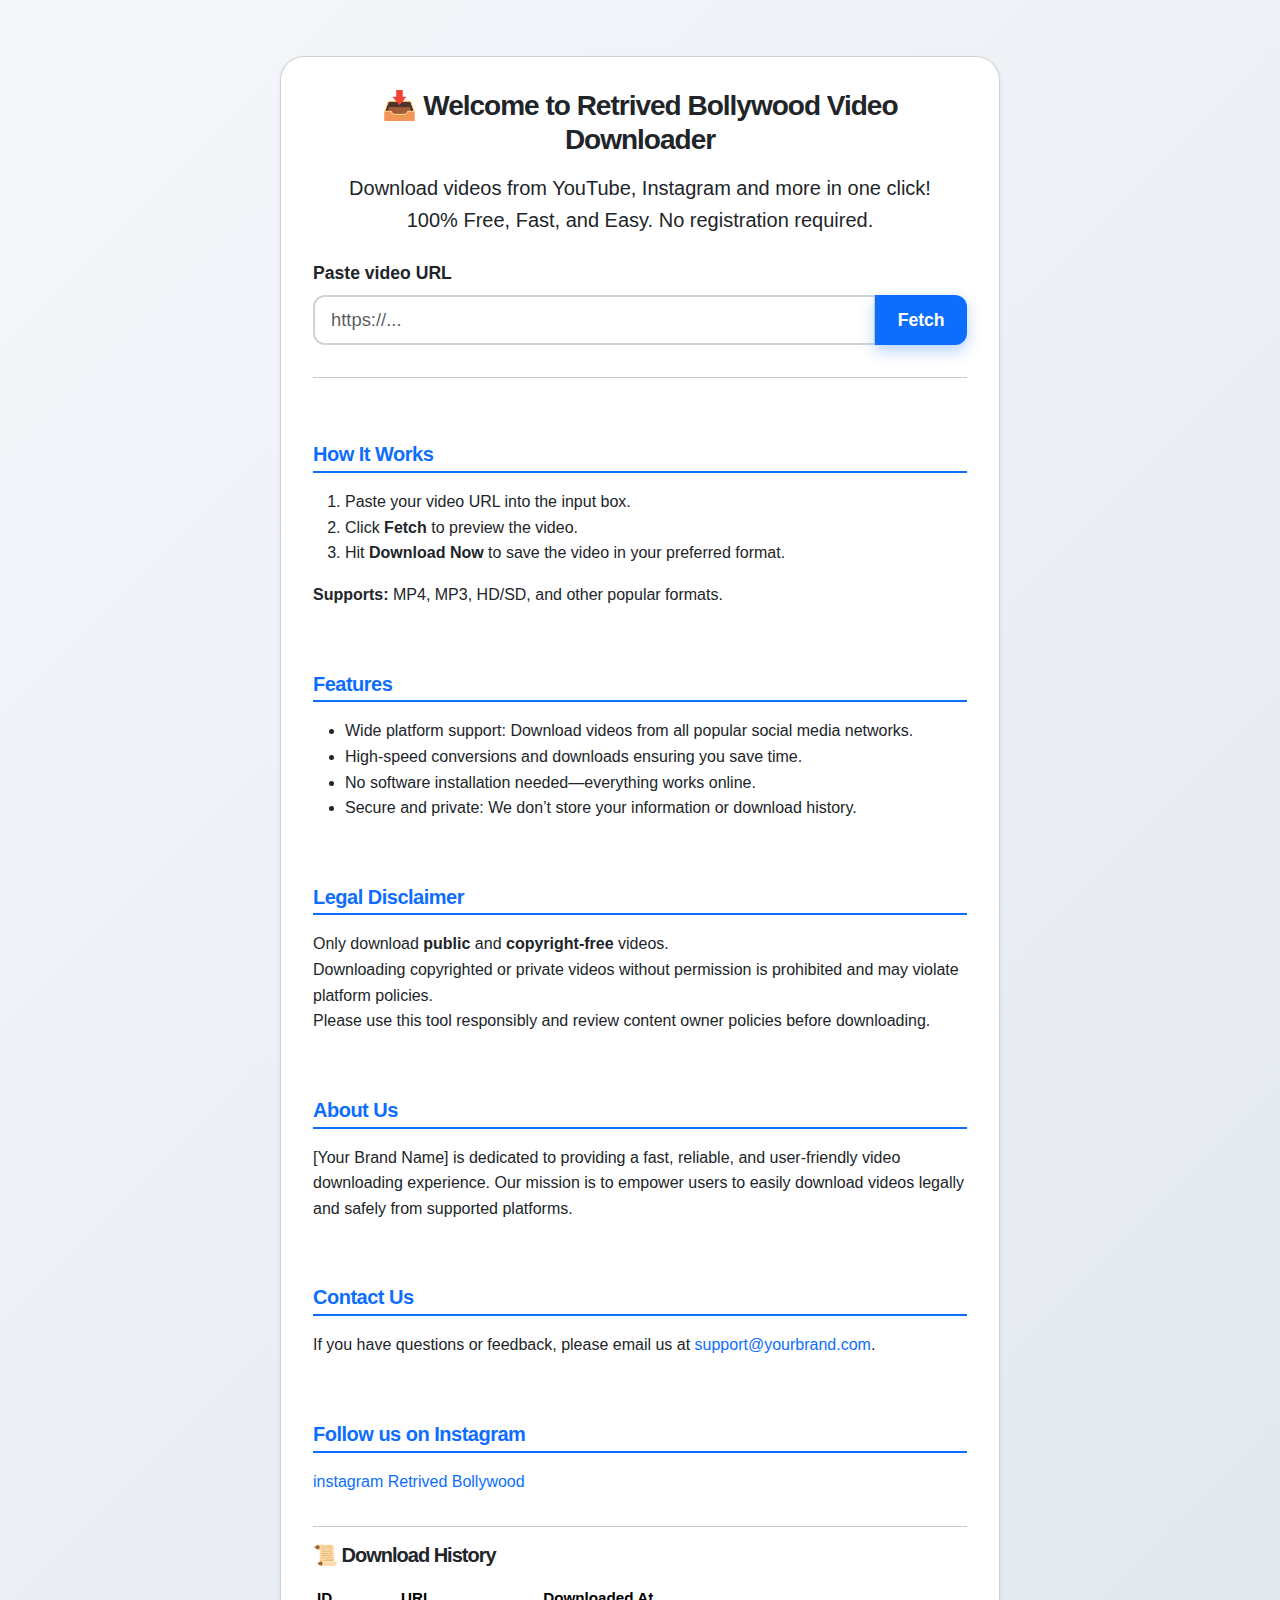
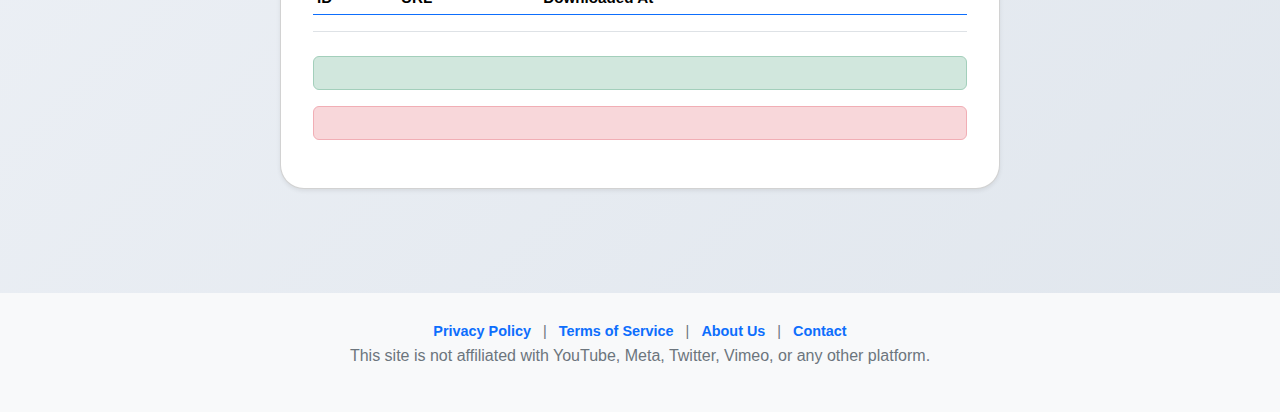
<file: target/classes/templates/index.html>
<!doctype html>
<html lang="en">
<head>
  <meta charset="utf-8"/>
  <meta name="viewport" content="width=device-width,initial-scale=1"/>
  <title>Video Downloader - [Your Brand Name]</title>
  <link href="https://cdn.jsdelivr.net/npm/bootstrap@5.3.2/dist/css/bootstrap.min.css" rel="stylesheet">
  <style>
    /* Reset and base */
    *, *::before, *::after {
      box-sizing: border-box;
    }
    body {
      background: linear-gradient(135deg, #f5f7fb, #e0e6ed 100%);
      font-family: 'Inter', 'Segoe UI', Arial, sans-serif;
      min-height: 100vh;
      color: #212529;
      margin: 0;
      padding: 0;
      -webkit-font-smoothing: antialiased;
      -moz-osx-font-smoothing: grayscale;
    }
    a {
      color: #0d6efd;
      text-decoration: none;
      transition: color 0.25s ease;
    }
    a:hover, a:focus {
      color: #084298;
      text-decoration: underline;
    }
    h3, h5 {
      letter-spacing: -1px;
      font-weight: 800;
    }
    /* Card container */
    .card {
      max-width: 720px;
      margin: 2rem auto;
      padding: 2rem;
      border-radius: 24px;
      background: #fff;
      box-shadow:
        0 20px 40px rgba(0,0,0,0.1),
        0 6px 12px rgba(0,0,0,0.05);
      transition: box-shadow 0.3s ease;
    }
    .card:hover {
      box-shadow:
        0 30px 60px rgba(0,0,0,0.15),
        0 10px 25px rgba(0,0,0,0.07);
    }
    /* Headings and text */
    .section-title {
      font-weight: 700;
      margin-top: 3rem;
      margin-bottom: 1rem;
      color: #0d6efd;
      letter-spacing: -0.5px;
      border-bottom: 2px solid #0d6efd;
      padding-bottom: 0.3rem;
    }
    p, li {
      line-height: 1.6;
      font-size: 1rem;
    }
    /* Form styles */
    label.form-label {
      font-weight: 600;
      font-size: 1.1rem;
      margin-bottom: 0.5rem;
      display: block;
    }
    input.form-control {
      border-radius: 12px;
      font-size: 1.15rem;
      padding: 0.6rem 1rem;
      border: 2px solid #ced4da;
      transition: border-color 0.3s ease;
    }
    input.form-control:focus {
      border-color: #0d6efd;
      box-shadow: 0 0 6px rgba(13, 110, 253, 0.4);
      outline: none;
    }
    .input-group .btn {
      border-radius: 12px;
      font-weight: 700;
      font-size: 1.1rem;
      padding: 0.6rem 1.4rem;
      transition: background-color 0.3s ease, box-shadow 0.3s ease;
    }
    .btn-primary {
      background-color: #0d6efd;
      border: none;
      box-shadow: 0 6px 15px rgba(13,110,253,0.3);
    }
    .btn-primary:hover, .btn-primary:focus {
      background-color: #084298;
      box-shadow: 0 8px 22px rgba(8,66,152,0.4);
      outline: none;
    }
    .btn-success {
      background-color: #198754;
      border: none;
      box-shadow: 0 6px 15px rgba(25,135,84,0.3);
      padding: 0.6rem 1.6rem;
      font-weight: 700;
      font-size: 1.1rem;
      border-radius: 12px;
      display: inline-block;
      margin-top: 1rem;
      transition: background-color 0.3s ease, box-shadow 0.3s ease;
    }
    .btn-success:hover, .btn-success:focus {
      background-color: #146c43;
      box-shadow: 0 8px 22px rgba(20,108,67,0.4);
      outline: none;
    }
    /* Progress bar styling */
    .progress {
      height: 18px;
      border-radius: 18px;
      background: #e7eaf1;
      overflow: hidden;
      box-shadow: inset 0 1px 4px rgba(0,0,0,0.1);
      margin-bottom: 1rem;
    }
    .progress-bar {
      border-radius: 18px;
      background: linear-gradient(90deg, #198754 0%, #52d67a 100%);
      transition: width 0.4s ease;
    }
    /* Table */
    table {
      width: 100%;
      border-collapse: separate;
      border-spacing: 0 8px;
      font-size: 0.95rem;
    }
    thead th {
      color: #0d6efd;
      font-weight: 700;
      padding-bottom: 0.5rem;
      text-align: left;
      border-bottom: 2px solid #0d6efd;
    }
    tbody tr {
      background: #f8f9fa;
      border-radius: 12px;
    }
    tbody td {
      padding: 0.75rem 1rem;
    }
    /* Footer and links */
    footer {
      margin-top: 3rem;
      padding: 1.75rem 0;
      background-color: #f8f9fa;
      text-align: center;
      font-size: 0.9rem;
      color: #6c757d;
      user-select: none;
    }
    footer a {
      color: #0d6efd;
      text-decoration: none;
      margin: 0 0.5rem;
      font-weight: 600;
      transition: color 0.3s ease;
    }
    footer a:hover, footer a:focus {
      color: #084298;
      text-decoration: underline;
      outline: none;
    }
    /* Responsive for mobile */
    @media (max-width: 768px) {
      .card {
        margin: 1rem;
        padding: 1.5rem;
        border-radius: 20px;
      }
      .btn-primary, .btn-success {
        font-size: 1rem;
        padding: 0.5rem 1.2rem;
      }
      input.form-control {
        font-size: 1rem;
      }
      h3 {
        font-size: 1.6rem;
      }
      .section-title {
        margin-top: 2rem;
        font-size: 1.25rem;
      }
    }
    @media (max-width: 400px) {
      .card {
        padding: 1rem;
        margin: 0.5rem;
      }
      .btn-primary, .btn-success {
        font-size: 0.9rem;
        padding: 0.4rem 1rem;
      }
      h3 {
        font-size: 1.4rem;
      }
    }
  </style>
</head>
<body>
  <div class="container py-4">

    <div class="card shadow-sm">

      <h3 class="text-center mb-3">📥 Welcome to Retrived Bollywood Video Downloader</h3>
      <p class="text-center mb-4 fs-5">Download videos from YouTube, Instagram and more in one click!<br>100% Free, Fast, and Easy. No registration required.</p>

      <div class="mb-3">
        <label for="videoUrl" class="form-label">Paste video URL</label>
        <div class="input-group">
          <input id="videoUrl" type="text" class="form-control" placeholder="https://...">
          <button id="fetchBtn" class="btn btn-primary">Fetch</button>
        </div>
      </div>

      <div id="loader" style="display:none;">
        <div class="d-flex justify-content-between mb-1">
          <small>Fetching preview…</small><small id="percentText">0%</small>
        </div>
        <div class="progress">
          <div id="progressBar" class="progress-bar" style="width:0%"></div>
        </div>
      </div>

      <div id="previewArea" style="display:none;" class="mb-3"></div>

      <div id="downloadBox" style="display:none;">
        <a id="downloadLink" class="btn btn-success" href="#">Download Now</a>
      </div>

      <hr>

      <h5 class="section-title">How It Works</h5>
      <ol>
        <li>Paste your video URL into the input box.</li>
        <li>Click <strong>Fetch</strong> to preview the video.</li>
        <li>Hit <strong>Download Now</strong> to save the video in your preferred format.</li>
      </ol>
      <p><strong>Supports:</strong> MP4, MP3, HD/SD, and other popular formats.</p>

      <h5 class="section-title">Features</h5>
      <ul>
        <li>Wide platform support: Download videos from all popular social media networks.</li>
        <li>High-speed conversions and downloads ensuring you save time.</li>
        <li>No software installation needed—everything works online.</li>
        <li>Secure and private: We don’t store your information or download history.</li>
      </ul>

      <h5 class="section-title">Legal Disclaimer</h5>
      <p>
        Only download <strong>public</strong> and <strong>copyright-free</strong> videos.<br>
        Downloading copyrighted or private videos without permission is prohibited and may violate platform policies.<br>
        Please use this tool responsibly and review content owner policies before downloading.
      </p>

      <h5 class="section-title">About Us</h5>
      <p>
        [Your Brand Name] is dedicated to providing a fast, reliable, and user-friendly video downloading experience.
        Our mission is to empower users to easily download videos legally and safely from supported platforms.
      </p>

      <h5 class="section-title">Contact Us</h5>
      <p>If you have questions or feedback, please email us at <a href="mailto:support@yourbrand.com">support@yourbrand.com</a>.</p>

      <h5 class="section-title">Follow us on Instagram</h5>
      <p>
        <a href="instagram://user?username=retrivedbollywood" onclick="window.location='https://www.instagram.com/retrivedbollywood'; return false;" aria-label="Instagram Retrived Bollywood">
          instagram Retrived Bollywood
        </a>
      </p>

      <hr>

      <h5>📜 Download History</h5>
      <table class="table table-sm" role="grid" aria-label="Download history table">
        <thead>
          <tr>
            <th scope="col">ID</th>
            <th scope="col">URL</th>
            <th scope="col">Downloaded At</th>
          </tr>
        </thead>
        <tbody>
          <tr th:each="d : ${downloads}">
            <td th:text="${d.id}"></td>
            <td th:text="${d.url}"></td>
            <td th:text="${d.downloadedAt}"></td>
          </tr>
        </tbody>
      </table>

      <div th:if="${success}" class="alert alert-success" th:text="${success}"></div>
      <div th:if="${error}" class="alert alert-danger" th:text="${error}"></div>

    </div>
  </div>

  <footer>
    <a href="/privacy-policy.html">Privacy Policy</a> |
    <a href="/terms-of-service.html">Terms of Service</a> |
    <a href="/about.html">About Us</a> |
    <a href="/contact.html">Contact</a>
    <p>This site is not affiliated with YouTube, Meta, Twitter, Vimeo, or any other platform.</p>
  </footer>

  <script>
    const fetchBtn = document.getElementById('fetchBtn');
    const videoUrl = document.getElementById('videoUrl');
    const loader = document.getElementById('loader');
    const progressBar = document.getElementById('progressBar');
    const percentText = document.getElementById('percentText');
    const previewArea = document.getElementById('previewArea');
    const downloadLink = document.getElementById('downloadLink');
    const downloadBox = document.getElementById('downloadBox');

    function simulateProgress(doneFlag){
      let value = 0;
      const id = setInterval(()=>{
        if (doneFlag.done){ clearInterval(id); return; }
        value += Math.max(1, Math.round((100-value)*0.1));
        if (value >= 95) value = 95;
        progressBar.style.width=value+'%';
        percentText.innerText=value+'%';
      },200);
    }

    fetchBtn.addEventListener('click', async ()=>{
      const url = videoUrl.value.trim();
      if(!url) return alert("Paste a valid URL");
      loader.style.display='block'; previewArea.style.display='none'; downloadBox.style.display='none';
      progressBar.style.width='0%'; percentText.innerText='0%';
      const doneFlag={done:false};
      simulateProgress(doneFlag);
      try{
        const resp = await fetch('/preview?url='+encodeURIComponent(url));
        const data = await resp.json();
        doneFlag.done=true;
        progressBar.style.width='100%'; percentText.innerText='100%';
        if(data.status==='ok'){
          const meta = JSON.parse(data.data);
          let html='';
          if(url.includes("youtube.com") || url.includes("youtu.be")){
            html = `<div class='ratio ratio-16x9'><iframe src='https://www.youtube.com/embed/${meta.id}' frameborder='0' allowfullscreen></iframe></div>`;
          }else{
            const vurl = meta.url || (meta.formats && meta.formats.length? meta.formats[0].url:"");
            if(vurl){
              html = `<video class='w-100' controls src='${vurl}'></video>`;
            } else {
              html = `<img src='${meta.thumbnail}' class='img-fluid rounded'/>`;
            }
          }
          previewArea.innerHTML=html;
          previewArea.style.display='block';
          downloadLink.href = "/download?url=" + encodeURIComponent(url);
          downloadBox.style.display = "block";
        } else {
          previewArea.innerHTML='<div class="text-danger">Error: '+data.message+'</div>';
          previewArea.style.display='block';
        }
      }catch(e){
        doneFlag.done=true;
        previewArea.innerHTML='<div class="text-danger">Error: '+e.message+'</div>';
        previewArea.style.display='block';
      }
    });
  </script>
</body>
</html>
</file>
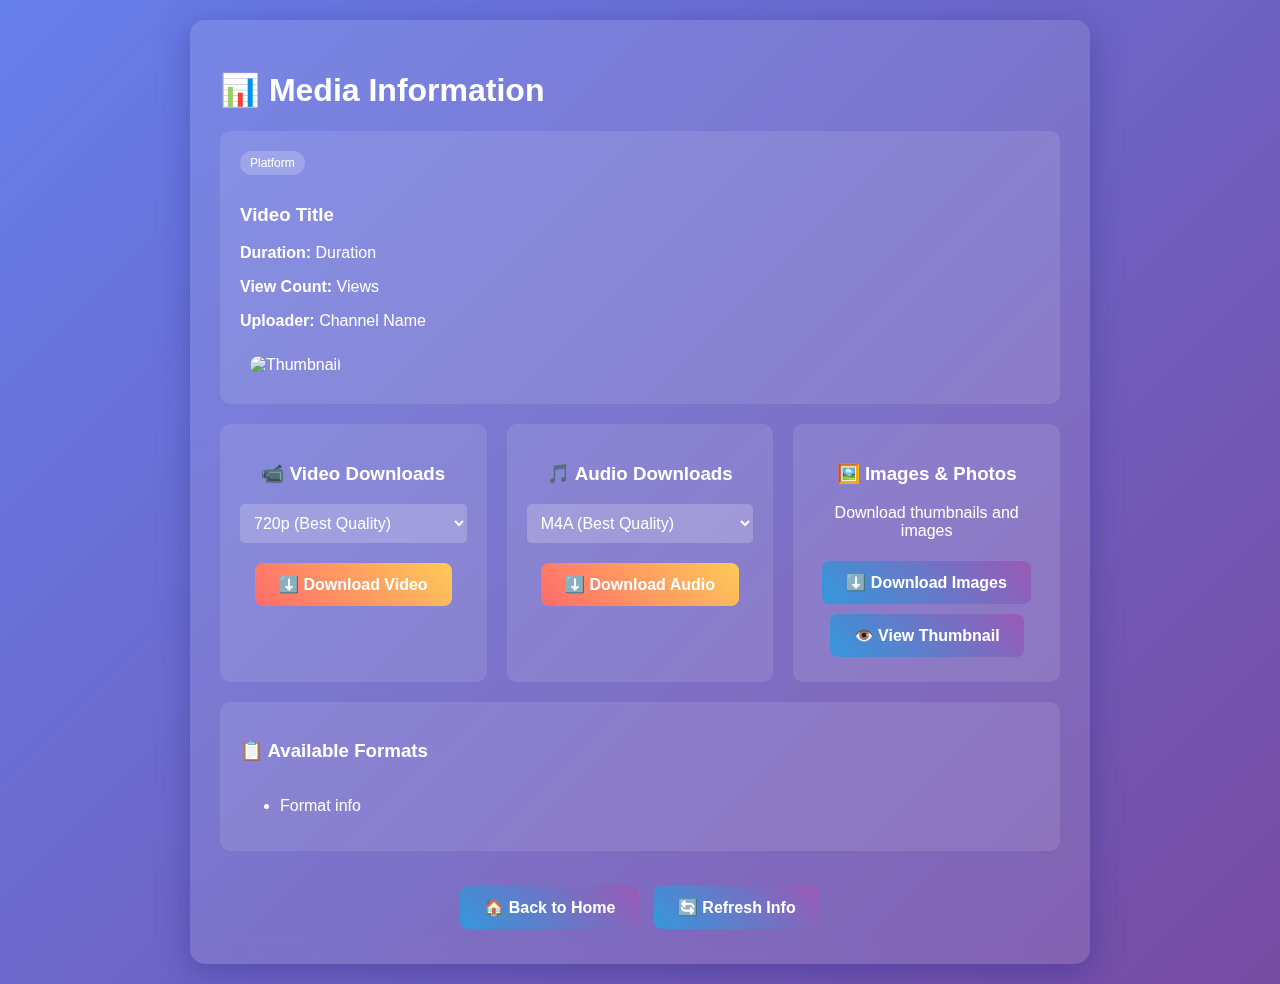
<file: target/classes/templates/result.html>
<!DOCTYPE html>
<html lang="en" xmlns:th="http://www.thymeleaf.org">
<head>
    <meta charset="UTF-8">
    <meta name="viewport" content="width=device-width, initial-scale=1.0">
    <title>Download Media - Social Downloader</title>
    <style>
        body {
            font-family: 'Segoe UI', Tahoma, Geneva, Verdana, sans-serif;
            max-width: 900px;
            margin: 0 auto;
            padding: 20px;
            background: linear-gradient(135deg, #667eea 0%, #764ba2 100%);
            min-height: 100vh;
            color: white;
        }
        .container {
            background: rgba(255, 255, 255, 0.1);
            padding: 30px;
            border-radius: 15px;
            backdrop-filter: blur(10px);
            box-shadow: 0 8px 32px 0 rgba(31, 38, 135, 0.37);
        }
        .media-info {
            background: rgba(255, 255, 255, 0.1);
            padding: 20px;
            border-radius: 10px;
            margin: 20px 0;
        }
        .download-options {
            display: grid;
            grid-template-columns: repeat(auto-fit, minmax(250px, 1fr));
            gap: 20px;
            margin: 20px 0;
        }
        .download-card {
            background: rgba(255, 255, 255, 0.1);
            padding: 20px;
            border-radius: 10px;
            text-align: center;
        }
        .btn {
            background: linear-gradient(45deg, #ff6b6b, #feca57);
            color: white;
            padding: 12px 24px;
            border: none;
            border-radius: 8px;
            cursor: pointer;
            font-size: 16px;
            font-weight: bold;
            text-decoration: none;
            display: inline-block;
            transition: transform 0.2s;
            margin: 5px;
        }
        .btn:hover {
            transform: translateY(-2px);
            box-shadow: 0 4px 8px rgba(0,0,0,0.2);
        }
        .btn-secondary {
            background: linear-gradient(45deg, #3498db, #9b59b6);
        }
        .thumbnail {
            max-width: 200px;
            border-radius: 10px;
            margin: 10px;
        }
        .format-selector {
            margin: 15px 0;
        }
        select {
            padding: 10px;
            border: none;
            border-radius: 5px;
            background: rgba(255, 255, 255, 0.2);
            color: white;
            font-size: 16px;
            width: 100%;
            max-width: 300px;
        }
        .platform-badge {
            display: inline-block;
            padding: 5px 10px;
            background: rgba(255, 255, 255, 0.2);
            border-radius: 15px;
            font-size: 12px;
            margin-bottom: 10px;
        }
    </style>
</head>
<body>
    <div class="container">
        <h1>📊 Media Information</h1>
        
        <div class="media-info" th:if="${info}">
            <div class="platform-badge" th:if="${platform}" th:text="'Platform: ' + ${platform}">Platform</div>
            
            <h3 th:text="${info.title}">Video Title</h3>
            <p><strong>Duration:</strong> <span th:text="${info.duration + ' seconds'}">Duration</span></p>
            <p><strong>View Count:</strong> <span th:text="${info.view_count}">Views</span></p>
            <p><strong>Uploader:</strong> <span th:text="${info.uploader}">Channel Name</span></p>
            
            <div th:if="${info.thumbnail}">
                <a th:href="@{/thumbnail(url=${url})}" target="_blank">
                    <img th:src="${info.thumbnail}" alt="Thumbnail" class="thumbnail">
                </a>
            </div>
        </div>
        
        <div class="download-options">
            <!-- Video Downloads -->
            <div class="download-card">
                <h3>📹 Video Downloads</h3>
                <div class="format-selector">
                    <select id="videoFormat">
                        <option value="best[height<=720]">720p (Best Quality)</option>
                        <option value="best[height<=480]">480p (Good Quality)</option>
                        <option value="best[height<=360]">360p (Lower Quality)</option>
                        <option value="worst">Lowest Quality</option>
                    </select>
                </div>
                <a href="#" class="btn" onclick="downloadVideo()">⬇️ Download Video</a>
            </div>
            
            <!-- Audio Downloads -->
            <div class="download-card">
                <h3>🎵 Audio Downloads</h3>
                <div class="format-selector">
                    <select id="audioFormat">
                        <option value="bestaudio[ext=m4a]">M4A (Best Quality)</option>
                        <option value="bestaudio[ext=mp3]">MP3 (Compatible)</option>
                        <option value="bestaudio">Best Audio Format</option>
                        <option value="worstaudio">Lowest Quality Audio</option>
                    </select>
                </div>
                <a href="#" class="btn" onclick="downloadAudio()">⬇️ Download Audio</a>
            </div>
            
            <!-- Image Downloads -->
            <div class="download-card">
                <h3>🖼️ Images & Photos</h3>
                <p>Download thumbnails and images</p>
                <a th:href="@{/download(url=${url}, format='thumbnail', type='image')}" class="btn btn-secondary">⬇️ Download Images</a>
                <a th:href="@{/thumbnail(url=${url})}" class="btn btn-secondary" target="_blank">👁️ View Thumbnail</a>
            </div>
        </div>
        
        <!-- Available Formats -->
        <div th:if="${formats and not #lists.isEmpty(formats)}" class="media-info">
            <h3>📋 Available Formats</h3>
            <div style="max-height: 200px; overflow-y: auto;">
                <ul>
                    <li th:each="format : ${formats}" th:text="${format}">Format info</li>
                </ul>
            </div>
        </div>
        
        <div style="text-align: center; margin-top: 30px;">
            <a href="/" class="btn btn-secondary">🏠 Back to Home</a>
            <a href="#" onclick="location.reload()" class="btn btn-secondary">🔄 Refresh Info</a>
        </div>
    </div>
    
    <script th:inline="javascript">
        const url = /*[[${url}]]*/ '';
        
        function downloadVideo() {
            const format = document.getElementById('videoFormat').value;
            window.location.href = `/download?url=${encodeURIComponent(url)}&format=${encodeURIComponent(format)}&type=video`;
        }
        
        function downloadAudio() {
            const format = document.getElementById('audioFormat').value;
            window.location.href = `/download?url=${encodeURIComponent(url)}&format=${encodeURIComponent(format)}&type=audio`;
        }
    </script>
</body>
</html>
</file>
